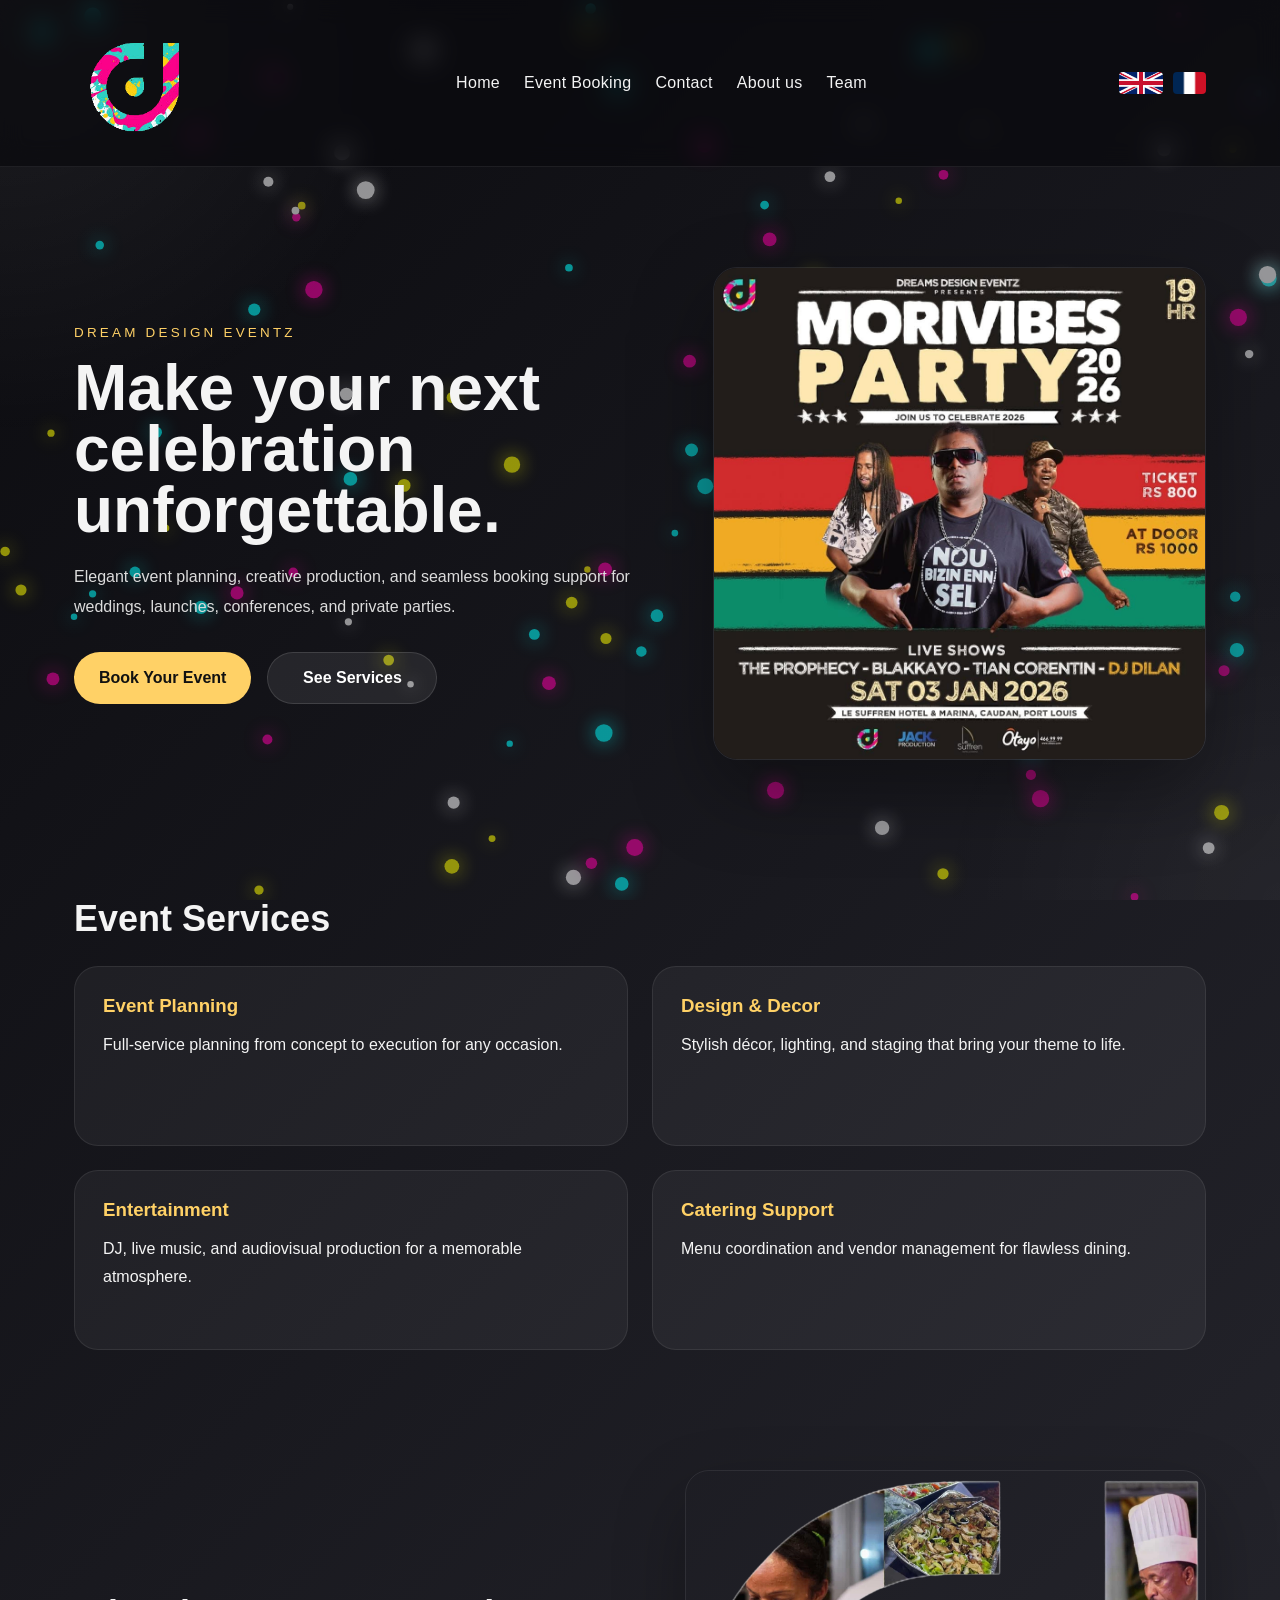
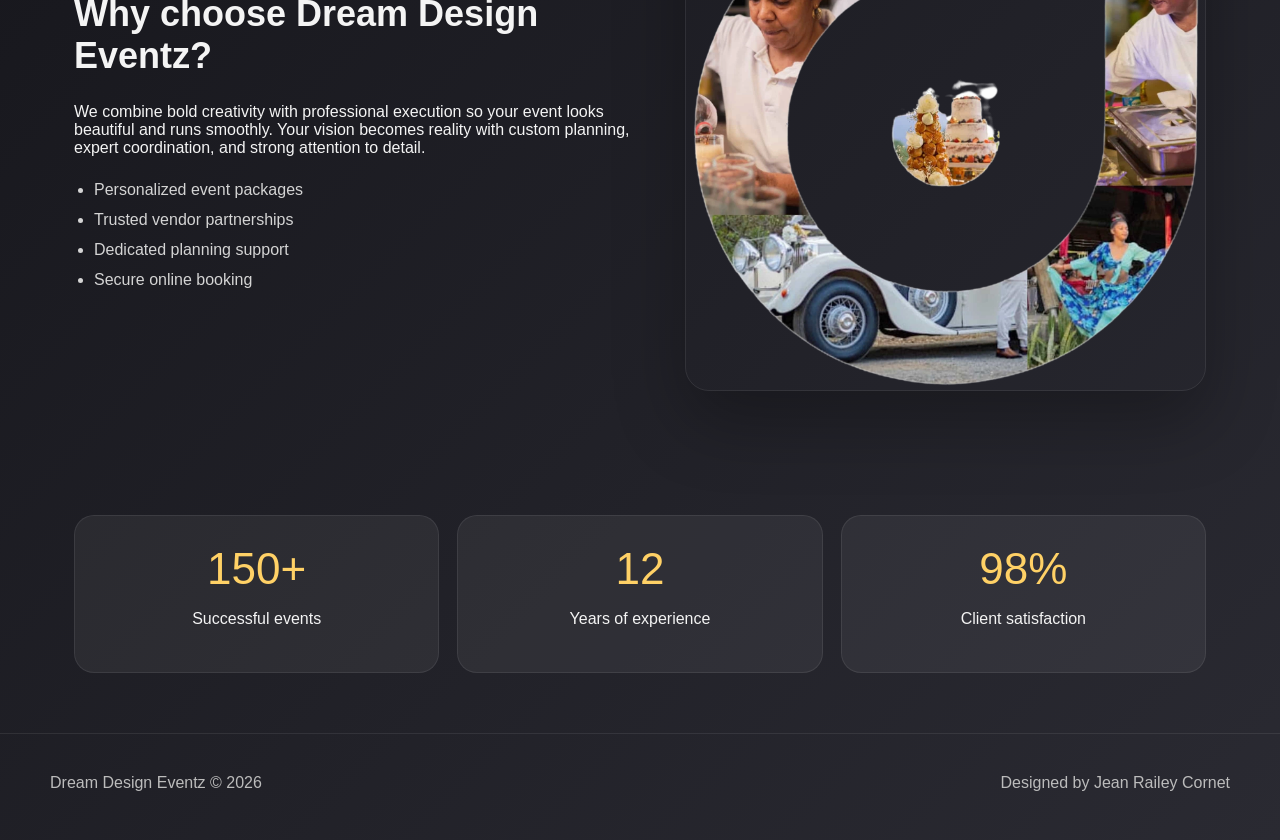
<file: index.html>
﻿<!DOCTYPE html>
<html lang="en">
  <head>
    <meta charset="UTF-8" />
    <meta name="viewport" content="width=device-width, initial-scale=1.0" />
    <title>Dream Design Eventz</title>
    <link rel="stylesheet" href="style.css" />
  </head>
  <body>
    <div class="page-overlay"></div>
    <canvas id="atomCanvas"></canvas>

    <header>
      <nav class="navbar">
        <a href="index.html" class="logo">
          <img src="logo masking.png" alt="Dreams Design Eventz Logo" />
        </a>
        <ul class="nav-links">
          <li><a href="index.html">Home</a></li>
          <li><a href="Eventbooking.html">Event Booking</a></li>
          <li><a href="Contact.html">Contact</a></li>
          <li><a href="Aboutus.html">About us</a></li>
          <li><a href="Team.html">Team</a></li>
        </ul>
        <div class="lang-switch">
          <a href="index.html" title="English"><img src="uk.png" alt="English" /></a>
          <a href="index_fr.html" title="Français"><img src="france.png" alt="Français" /></a>
        </div>
      </nav>
    </header>

    <main>
      <section class="hero">
        <div class="hero-copy">
          <span class="eyebrow">Dream Design Eventz</span>
          <h1>Make your next celebration unforgettable.</h1>
          <p>
            Elegant event planning, creative production, and seamless booking
            support for weddings, launches, conferences, and private parties.
          </p>
          <div class="hero-actions">
            <a href="Eventbooking.html" class="button primary">Book Your Event</a>
            <a href="#services" class="button secondary">See Services</a>
          </div>
        </div>
        <div class="hero-image">
          <img src="577882463_122149986116904714_4922342595554190951_n.jpg" alt="Event scene" />
        </div>
      </section>

      <section class="services" id="services">
        <h2>Event Services</h2>
        <div class="service-grid">
          <article class="service-card">
            <h3>Event Planning</h3>
            <p>Full-service planning from concept to execution for any occasion.</p>
          </article>
          <article class="service-card">
            <h3>Design & Decor</h3>
            <p>Stylish décor, lighting, and staging that bring your theme to life.</p>
          </article>
          <article class="service-card">
            <h3>Entertainment</h3>
            <p>DJ, live music, and audiovisual production for a memorable atmosphere.</p>
          </article>
          <article class="service-card">
            <h3>Catering Support</h3>
            <p>Menu coordination and vendor management for flawless dining.</p>
          </article>
        </div>
      </section>

      <section class="about">
        <div class="about-text">
          <h2>Why choose Dream Design Eventz?</h2>
          <p>
            We combine bold creativity with professional execution so your event
            looks beautiful and runs smoothly. Your vision becomes reality with
            custom planning, expert coordination, and strong attention to detail.
          </p>
          <ul>
            <li>Personalized event packages</li>
            <li>Trusted vendor partnerships</li>
            <li>Dedicated planning support</li>
            <li>Secure online booking</li>
          </ul>
        </div>
        <div class="about-visual">
          <img src="events-planner-mauritius.webp" alt="Celebration visuals" />
        </div>
      </section>

      <section class="stats">
        <div class="stat-item">
          <span>150+</span>
          <p>Successful events</p>
        </div>
        <div class="stat-item">
          <span>12</span>
          <p>Years of experience</p>
        </div>
        <div class="stat-item">
          <span>98%</span>
          <p>Client satisfaction</p>
        </div>
      </section>
    </main>

    <footer>
      <div class="footer-content">
        <p>Dream Design Eventz © 2026</p>
        <p>Designed by Jean Railey Cornet</p>
      </div>
    </footer>

    <script src="index.js"></script>
  </body>
</html>
</file>
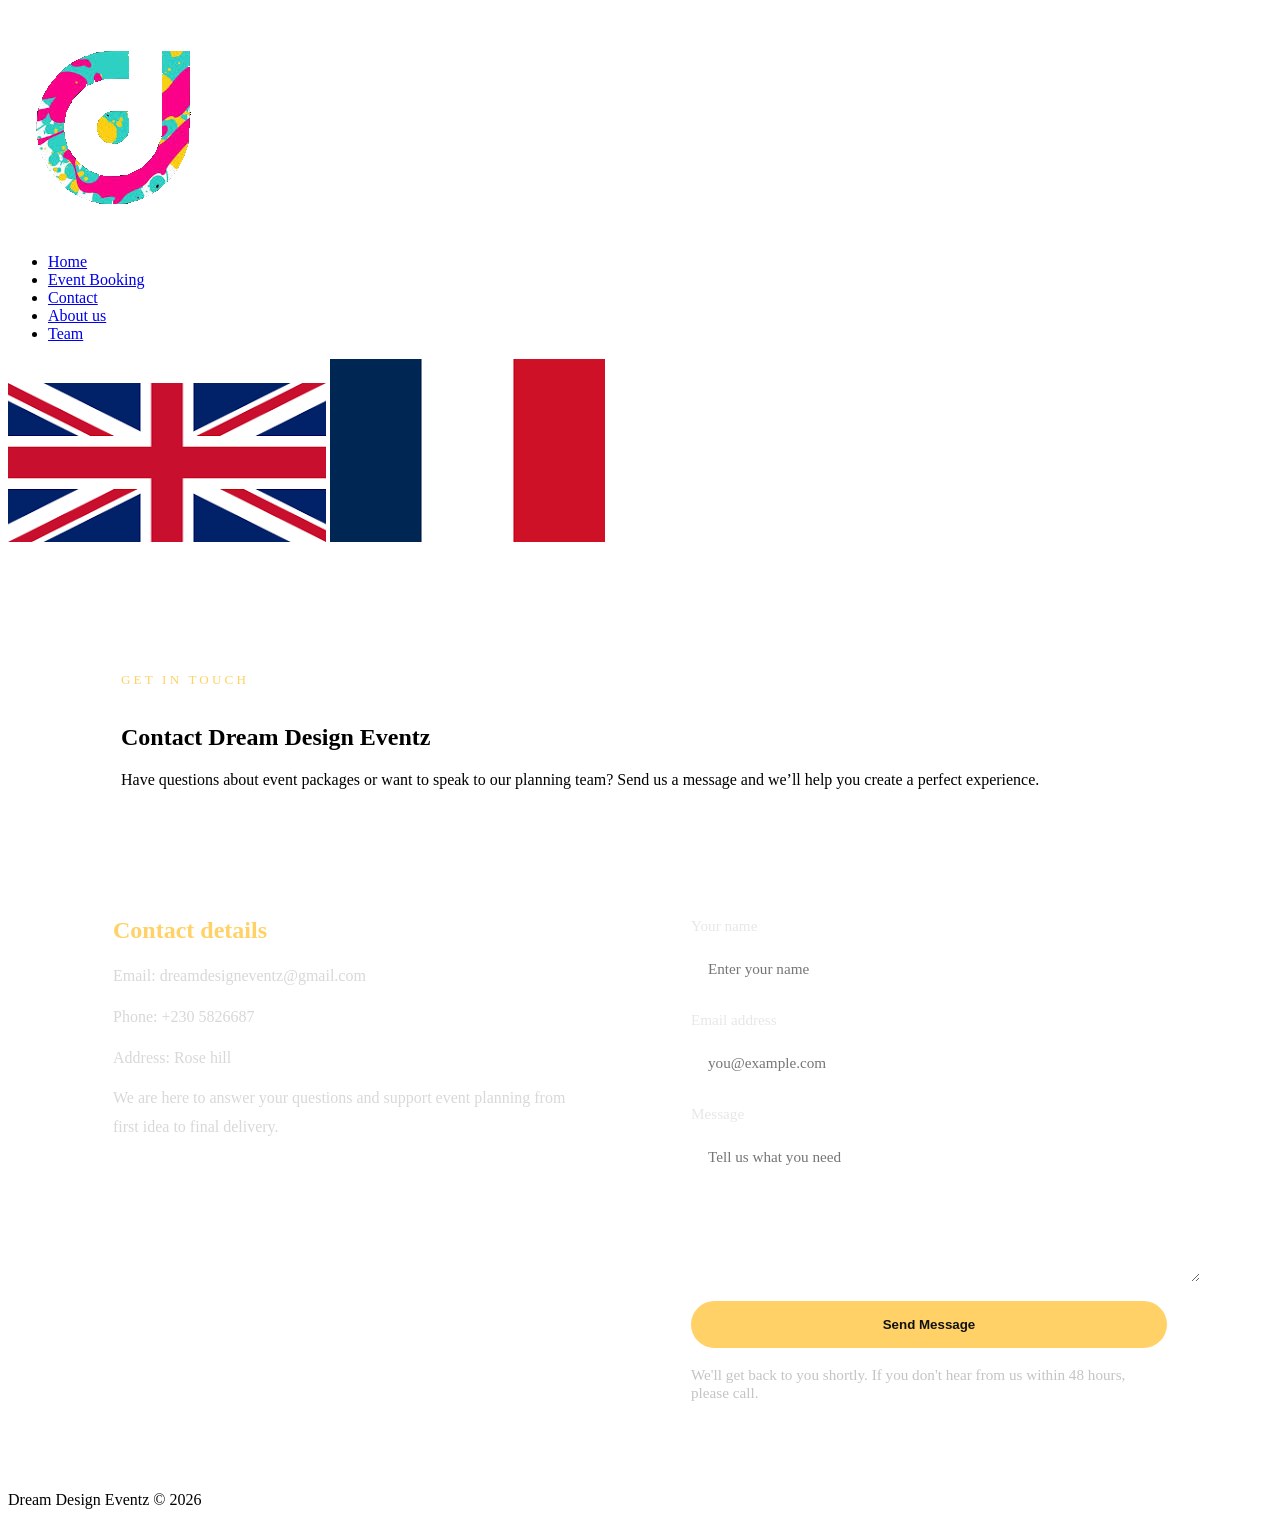
<file: Contact.html>
<!DOCTYPE html>
<html lang="en">
  <head>
    <meta charset="UTF-8" />
    <meta name="viewport" content="width=device-width, initial-scale=1.0" />
    <title>Contact | Dream Design Eventz</title>
    <link rel="stylesheet" href="Contact.css" />
  </head>
  <body>
    <header>
      <nav class="navbar">
        <a href="index.html" class="logo">
          <img src="logo masking.png" alt="Dreams Design Eventz Logo" />
        </a>
        <ul class="nav-links">
          <li><a href="index.html">Home</a></li>
          <li><a href="Eventbooking.html">Event Booking</a></li>
          <li><a href="Contact.html" class="active">Contact</a></li>
          <li><a href="Aboutus.html">About us</a></li>
          <li><a href="Team.html">Team</a></li>
        </ul>
        <div class="lang-switch">
          <a href="Contact.html" title="English"><img src="uk.png" alt="English" /></a>
          <a href="Contact_fr.html" title="Français"><img src="france.png" alt="Français" /></a>
        </div>
      </nav>
    </header>

    <main class="booking-page">
      <section class="booking-hero">
        <p class="eyebrow">Get in touch</p>
        <h1>Contact Dream Design Eventz</h1>
        <p>
          Have questions about event packages or want to speak to our planning
          team? Send us a message and we’ll help you create a perfect experience.
        </p>
      </section>

      <section class="booking-content">
        <div class="booking-details">
          <h2>Contact details</h2>
          <p>Email: dreamdesigneventz@gmail.com</p>
          <p>Phone: +230 5826687</p>
          <p>Address: Rose hill</p>
          <p>
            We are here to answer your questions and support event planning from
            first idea to final delivery.
          </p>
        </div>
 
          <form class="booking-form" action="contact_handler.php" method="post">
            <label>
              Your name
              <input type="text" name="name" placeholder="Enter your name" required />
            </label>
            <label>
              Email address
              <input type="email" name="email" placeholder="you@example.com" required />
            </label>
            <label>
              Message
              <textarea name="message" rows="6" placeholder="Tell us what you need"></textarea>
            </label>
            <button class="button" type="submit">Send Message</button>
            <p class="form-note">
              We'll get back to you shortly. If you don't hear from us within 48 hours, please call.
            </p>
          </form>

          <div id="contact-status" class="contact-status" aria-live="polite"></div>

          <script>
            (function(){
              const params = new URLSearchParams(window.location.search);
              const status = params.get('status');
              const el = document.getElementById('contact-status');
              if (!el) return;
              if (status === 'success') {
                el.textContent = 'We received your message — we will send you an email soon.';
                el.classList.add('success');
              } else if (status === 'error') {
                el.textContent = 'There was a problem sending your message. Please try again.';
                el.classList.add('error');
              }
            })();
          </script>
      </section>
    </main>

    <footer>
      <p>Dream Design Eventz © 2026</p>
    </footer>
  </body>
</html>
</file>
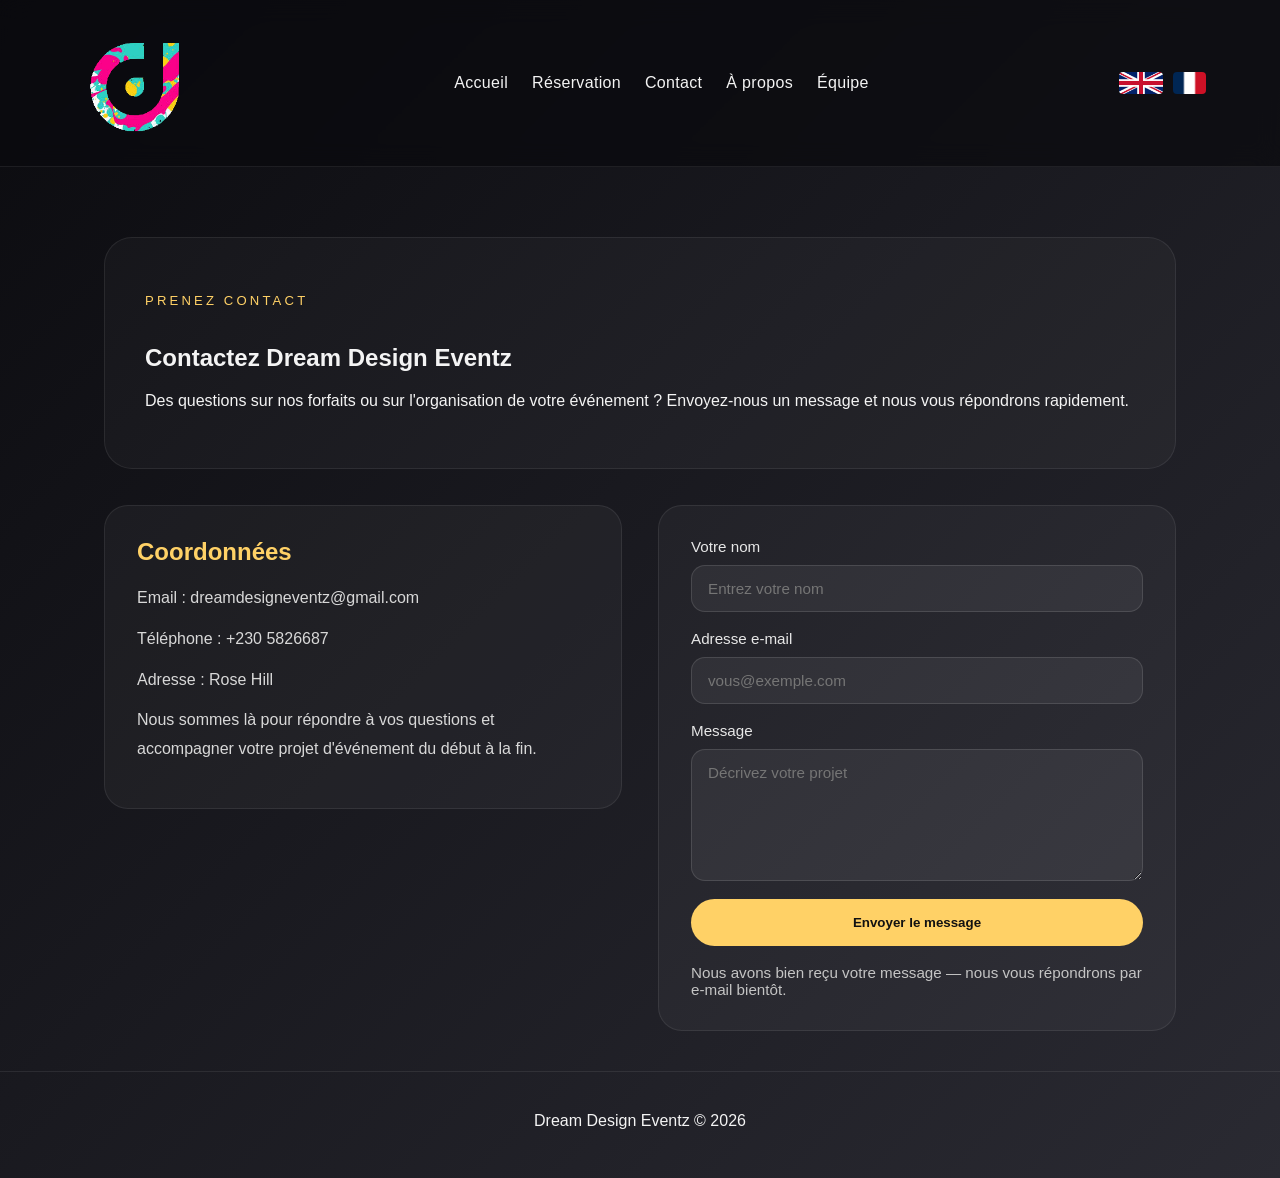
<file: Contact_fr.html>
<!DOCTYPE html>
<html lang="fr">
  <head>
    <meta charset="UTF-8" />
    <meta name="viewport" content="width=device-width, initial-scale=1.0" />
    <title>Contact | Dream Design Eventz</title>
    <link rel="stylesheet" href="style.css" />
    <link rel="stylesheet" href="Contact.css" />
  </head>
  <body>
    <header>
      <nav class="navbar">
        <a href="index_fr.html" class="logo">
          <img src="logo masking.png" alt="Dreams Design Eventz Logo" />
        </a>
        <ul class="nav-links">
          <li><a href="index_fr.html">Accueil</a></li>
          <li><a href="Eventbooking_fr.html">Réservation</a></li>
          <li><a href="Contact_fr.html" class="active">Contact</a></li>
          <li><a href="Aboutus_fr.html">À propos</a></li>
          <li><a href="Team_fr.html">Équipe</a></li>
        </ul>
        <div class="lang-switch">
          <a href="Contact.html" title="English"><img src="uk.png" alt="English" /></a>
          <a href="Contact_fr.html" title="Français"><img src="france.png" alt="Français" /></a>
        </div>
      </nav>
    </header>

    <main class="booking-page">
      <section class="booking-hero">
        <p class="eyebrow">Prenez contact</p>
        <h1>Contactez Dream Design Eventz</h1>
        <p>
          Des questions sur nos forfaits ou sur l'organisation de votre événement ?
          Envoyez-nous un message et nous vous répondrons rapidement.
        </p>
      </section>

      <section class="booking-content">
        <div class="booking-details">
          <h2>Coordonnées</h2>
          <p>Email : dreamdesigneventz@gmail.com</p>
          <p>Téléphone : +230 5826687</p>
          <p>Adresse : Rose Hill</p>
          <p>
            Nous sommes là pour répondre à vos questions et accompagner votre
            projet d'événement du début à la fin.
          </p>
        </div>

        <form class="booking-form" action="contact_handler.php" method="post">
          <label>
            Votre nom
            <input type="text" name="name" placeholder="Entrez votre nom" required />
          </label>
          <label>
            Adresse e-mail
            <input type="email" name="email" placeholder="vous@exemple.com" required />
          </label>
          <label>
            Message
            <textarea name="message" rows="6" placeholder="Décrivez votre projet"></textarea>
          </label>
          <button class="button" type="submit">Envoyer le message</button>
          <p class="form-note">
            Nous avons bien reçu votre message — nous vous répondrons par e-mail bientôt.
          </p>
        </form>

        <div id="contact-status" class="contact-status" aria-live="polite"></div>

        <script>
          (function(){
            const params = new URLSearchParams(window.location.search);
            const status = params.get('status');
            const el = document.getElementById('contact-status');
            if (!el) return;
            if (status === 'success') {
              el.textContent = 'Nous avons bien reçu votre message — nous vous enverrons un e-mail bientôt.';
              el.classList.add('success');
            } else if (status === 'error') {
              el.textContent = 'Une erreur s’est produite. Veuillez réessayer.';
              el.classList.add('error');
            }
          })();
        </script>
      </section>
    </main>

    <footer>
      <p>Dream Design Eventz © 2026</p>
    </footer>
  </body>
</html>
</file>
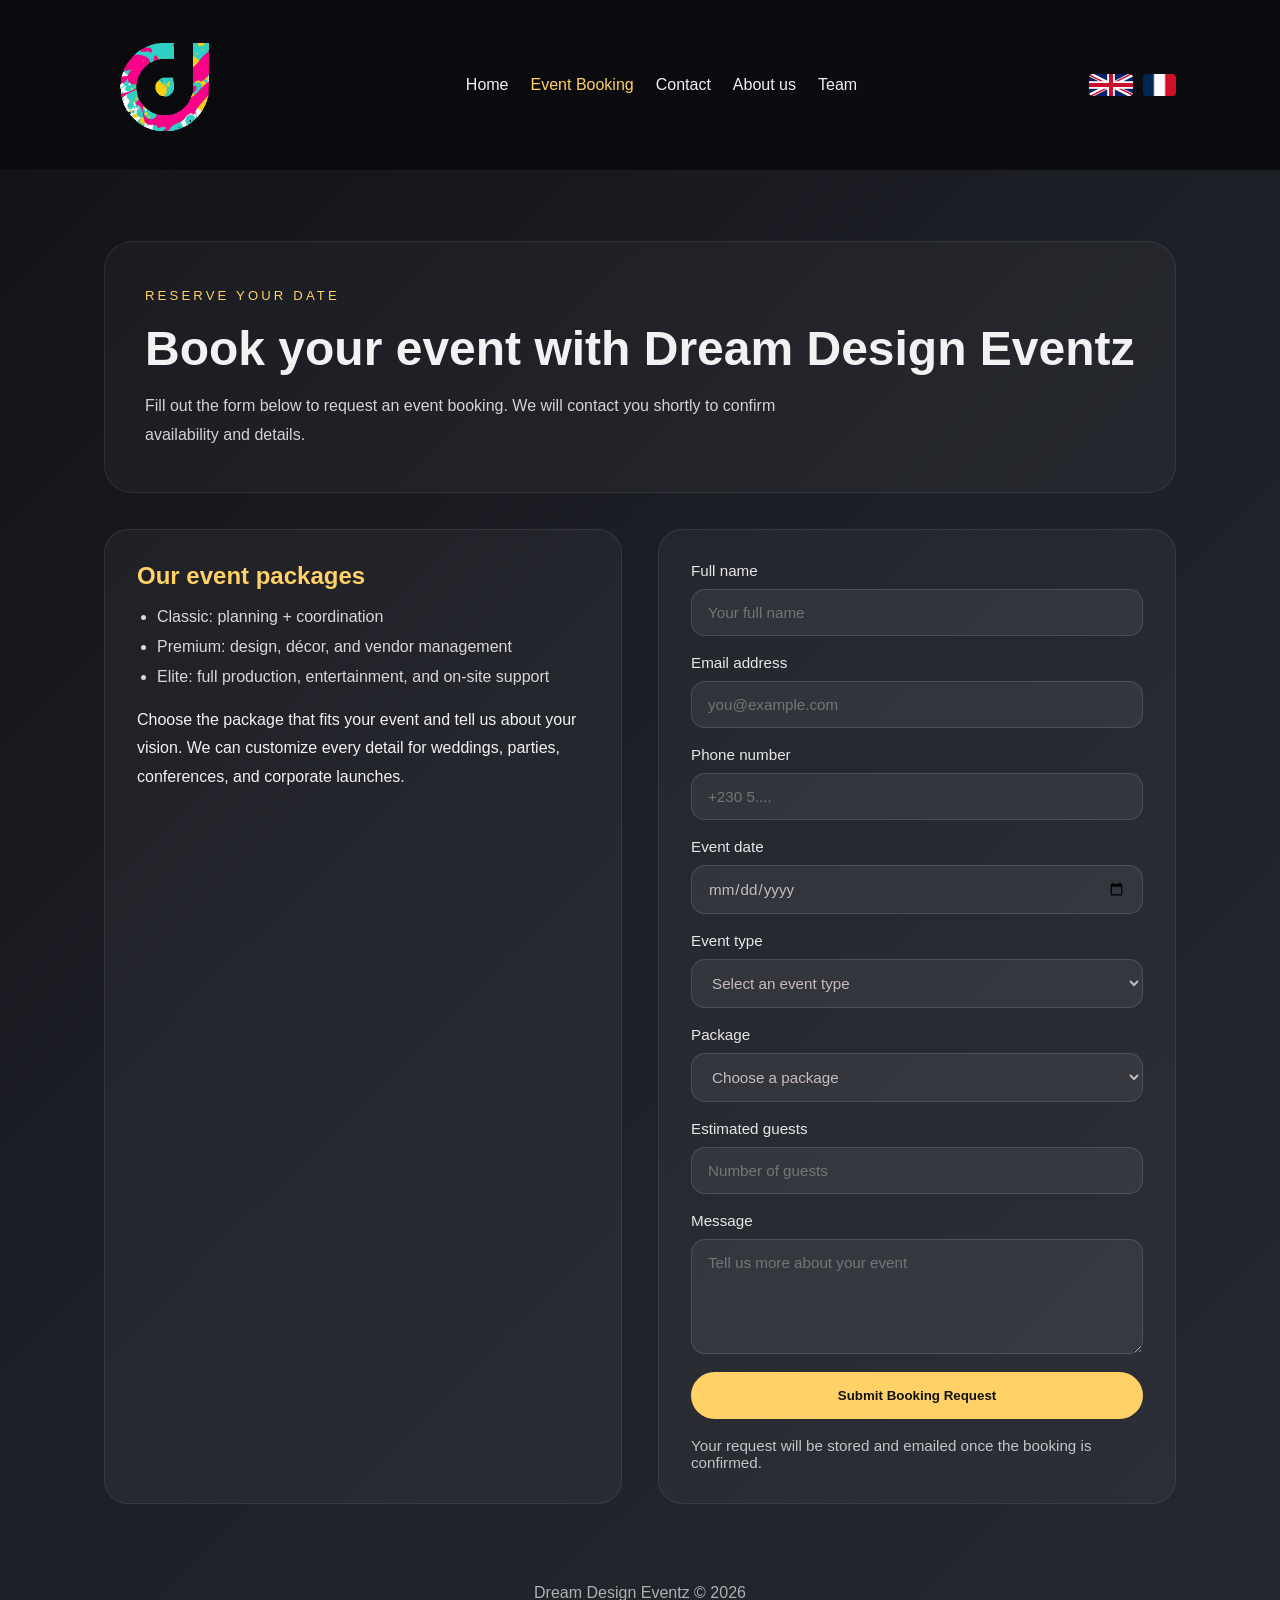
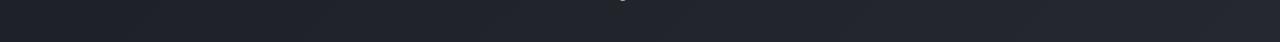
<file: Eventbooking.html>
<!DOCTYPE html>
<html lang="en">
  <head>
    <meta charset="UTF-8" />
    <meta name="viewport" content="width=device-width, initial-scale=1.0" />
    <title>Event Booking | Dream Design Eventz</title>
    <link rel="stylesheet" href="Eventbooking.css" />
  </head>
  <body>
    <header>
      <nav class="navbar">
        <a href="index.html" class="logo">
          <img src="logo masking.png" alt="Dreams Design Eventz Logo" />
        </a>
        <ul class="nav-links">
          <li><a href="index.html">Home</a></li>
          <li><a href="Eventbooking.html" class="active">Event Booking</a></li>
          <li><a href="Contact.html">Contact</a></li>
          <li><a href="Aboutus.html">About us</a></li>
          <li><a href="Team.html">Team</a></li>
        </ul>
        <div class="lang-switch">
          <a href="Eventbooking.html" title="English"><img src="uk.png" alt="English" /></a>
          <a href="Eventbooking_fr.html" title="Français"><img src="france.png" alt="Français" /></a>
        </div>
      </nav>
    </header>

    <main class="booking-page">
      <section class="booking-hero">
        <div>
          <p class="eyebrow">Reserve your date</p>
          <h1>Book your event with Dream Design Eventz</h1>
          <p>
            Fill out the form below to request an event booking. We will contact
            you shortly to confirm availability and details.
          </p>
        </div>
      </section>

      <section class="booking-content">
        <div class="booking-details">
          <h2>Our event packages</h2>
          <ul>
            <li>Classic: planning + coordination</li>
            <li>Premium: design, décor, and vendor management</li>
            <li>Elite: full production, entertainment, and on-site support</li>
          </ul>
          <p>
            Choose the package that fits your event and tell us about your
            vision. We can customize every detail for weddings, parties,
            conferences, and corporate launches.
          </p>
        </div>

        <form class="booking-form" action="booking_event.php" method="post">
          <label>
            Full name
            <input type="text" name="name" placeholder="Your full name" required />
          </label>

          <label>
            Email address
            <input type="email" name="email" placeholder="you@example.com" required />
          </label>

          <label>
            Phone number
            <input type="tel" name="phone" placeholder="+230 5...." required />
          </label>

          <label>
            Event date
            <input type="date" name="event_date" required />
          </label>

          <label>
            Event type
            <select name="event_type" required>
              <option value="">Select an event type</option>
              <option value="Wedding">Wedding</option>
              <option value="Birthday">Birthday</option>
              <option value="Corporate">Corporate</option>
              <option value="Launch">Launch</option>
              <option value="Other">Other</option>
            </select>
          </label>

          <label>
            Package
            <select name="package" required>
              <option value="">Choose a package</option>
              <option value="Classic">Classic</option>
              <option value="Premium">Premium</option>
              <option value="Elite">Elite</option>
            </select>
          </label>

          <label>
            Estimated guests
            <input type="number" name="guests" min="1" placeholder="Number of guests" required />
          </label>

          <label>
            Message
            <textarea name="message" rows="5" placeholder="Tell us more about your event"></textarea>
          </label>

          <div id="confirmationMessage" class="confirmation-message" aria-live="polite"></div>

          <button type="submit" class="button">Submit Booking Request</button>
          <p class="form-note">Your request will be stored and emailed once the booking is confirmed.</p>
        </form>
      </section>
    </main>

    <footer>
      <p>Dream Design Eventz © 2026</p>
    </footer>

    <script>
      (function () {
        const params = new URLSearchParams(window.location.search);
        const status = params.get('status');
        const el = document.getElementById('confirmationMessage');

        if (!el) return;

        if (status === 'success') {
          el.textContent = 'We received your booking request — we will contact you soon.';
          el.classList.add('show');
        } else if (status === 'error') {
          el.textContent = 'There was a problem saving your booking. Please try again.';
          el.classList.add('show');
        }
      })();
    </script>
  </body>
</html>
</file>
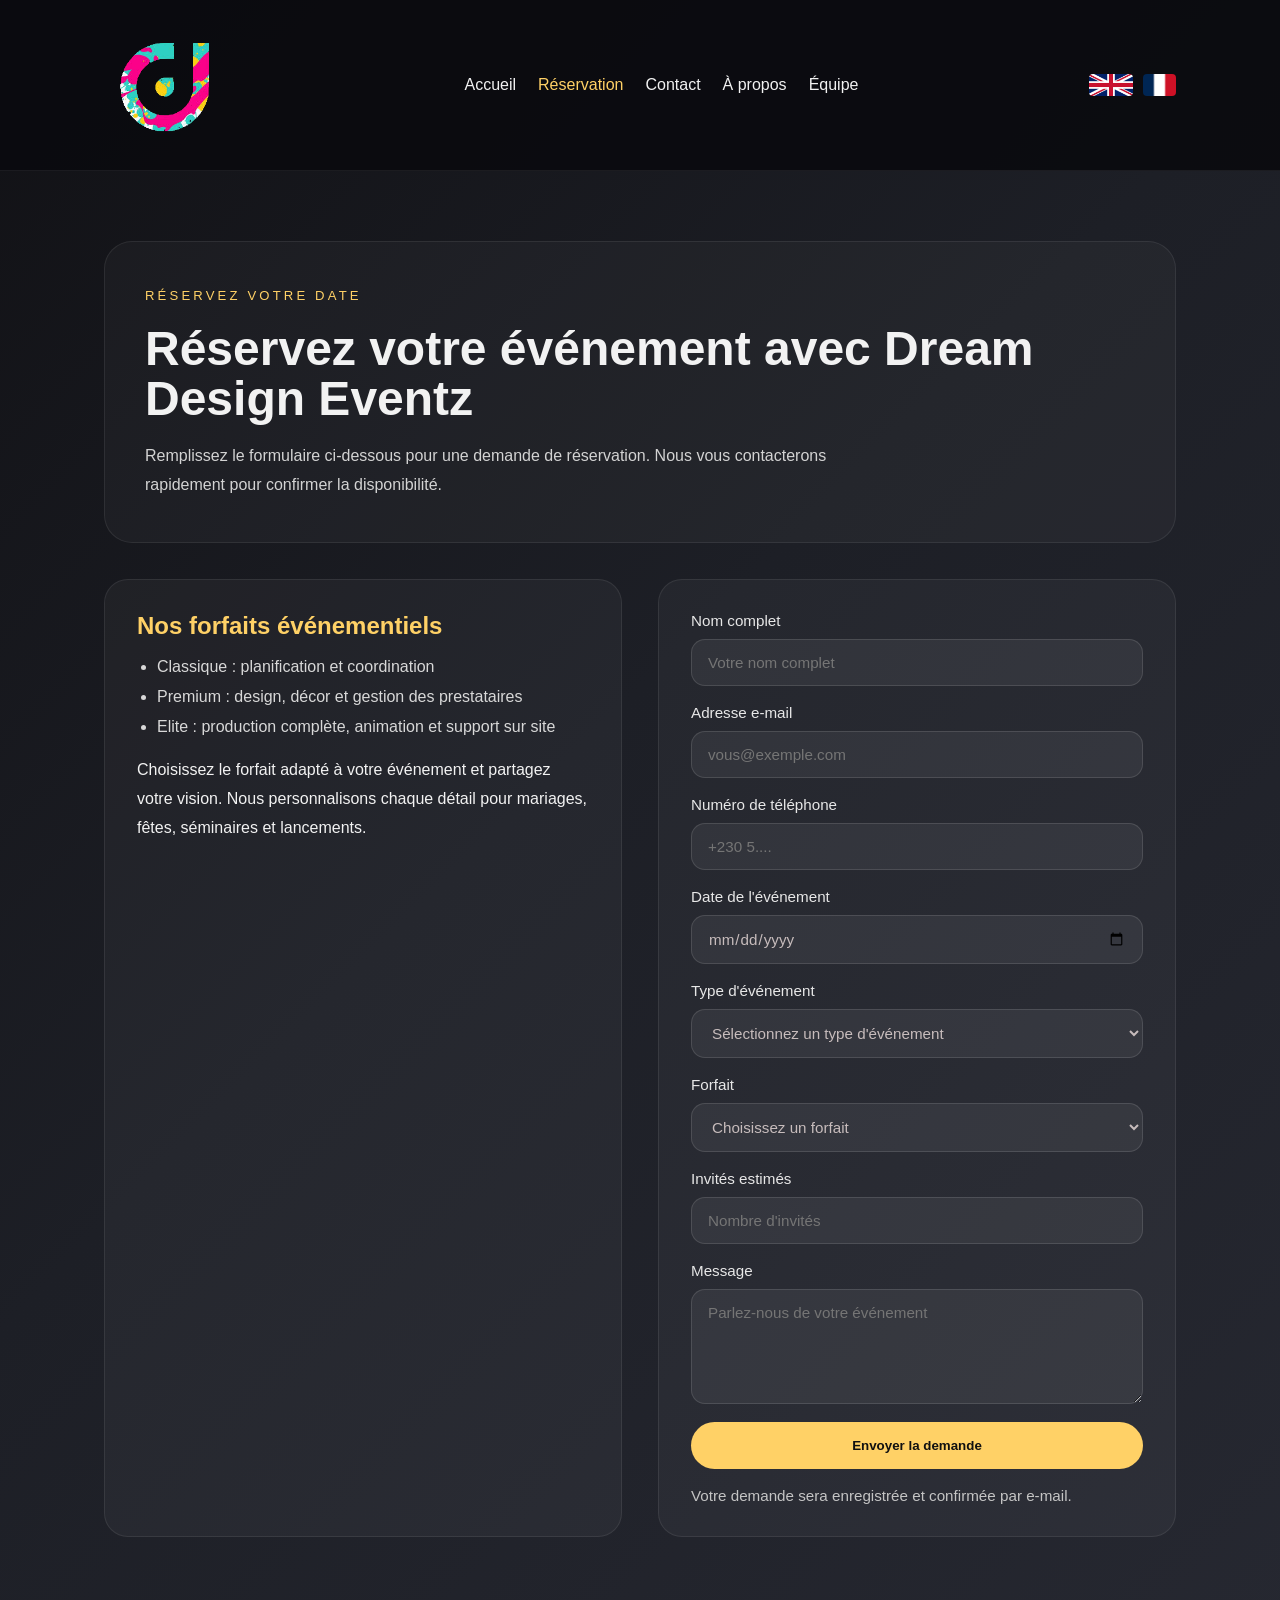
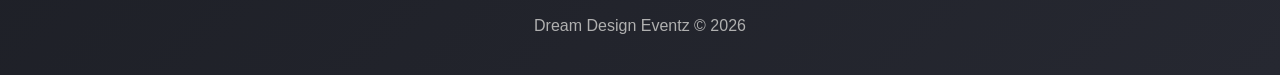
<file: Eventbooking_fr.html>
<!DOCTYPE html>
<html lang="fr">
  <head>
    <meta charset="UTF-8" />
    <meta name="viewport" content="width=device-width, initial-scale=1.0" />
    <title>Réservation | Dream Design Eventz</title>
    <link rel="stylesheet" href="Eventbooking_fr.css" />
  </head>
  <body>
    <header>
      <nav class="navbar">
        <a href="index_fr.html" class="logo">
          <img src="logo masking.png" alt="Dreams Design Eventz Logo" />
        </a>
        <ul class="nav-links">
          <li><a href="index_fr.html">Accueil</a></li>
          <li><a href="Eventbooking_fr.html" class="active">Réservation</a></li>
          <li><a href="Contact_fr.html">Contact</a></li>
          <li><a href="Aboutus_fr.html">À propos</a></li>
          <li><a href="Team_fr.html">Équipe</a></li>
        </ul>
        <div class="lang-switch">
          <a href="Eventbooking.html" title="English"><img src="uk.png" alt="English" /></a>
          <a href="Eventbooking_fr.html" title="Français"><img src="france.png" alt="Français" /></a>
        </div>
      </nav>
    </header>

    <main class="booking-page">
      <section class="booking-hero">
        <div>
          <p class="eyebrow">Réservez votre date</p>
          <h1>Réservez votre événement avec Dream Design Eventz</h1>
          <p>
            Remplissez le formulaire ci-dessous pour une demande de réservation.
            Nous vous contacterons rapidement pour confirmer la disponibilité.
          </p>
        </div>
      </section>

      <section class="booking-content">
        <div class="booking-details">
          <h2>Nos forfaits événementiels</h2>
          <ul>
            <li>Classique : planification et coordination</li>
            <li>Premium : design, décor et gestion des prestataires</li>
            <li>Elite : production complète, animation et support sur site</li>
          </ul>
          <p>
            Choisissez le forfait adapté à votre événement et partagez votre vision.
            Nous personnalisons chaque détail pour mariages, fêtes, séminaires et lancements.
          </p>
        </div>

        <form class="booking-form" action="booking_event.php" method="post">
          <label>
            Nom complet
            <input type="text" name="name" placeholder="Votre nom complet" required />
          </label>

          <label>
            Adresse e-mail
            <input type="email" name="email" placeholder="vous@exemple.com" required />
          </label>

          <label>
            Numéro de téléphone
            <input type="tel" name="phone" placeholder="+230 5...." required />
          </label>

          <label>
            Date de l'événement
            <input type="date" name="event_date" required />
          </label>

          <label>
            Type d'événement
            <select name="event_type" required>
              <option value="">Sélectionnez un type d'événement</option>
              <option value="Wedding">Mariage</option>
              <option value="Birthday">Anniversaire</option>
              <option value="Corporate">Corporate</option>
              <option value="Launch">Lancement</option>
              <option value="Other">Autre</option>
            </select>
          </label>

          <label>
            Forfait
            <select name="package" required>
              <option value="">Choisissez un forfait</option>
              <option value="Classic">Classique</option>
              <option value="Premium">Premium</option>
              <option value="Elite">Elite</option>
            </select>
          </label>

          <label>
            Invités estimés
            <input type="number" name="guests" min="1" placeholder="Nombre d'invités" required />
          </label>

          <label>
            Message
            <textarea name="message" rows="5" placeholder="Parlez-nous de votre événement"></textarea>
          </label>

          <div id="confirmationMessage" class="confirmation-message" aria-live="polite"></div>

          <button type="submit" class="button">Envoyer la demande</button>
          <p class="form-note">Votre demande sera enregistrée et confirmée par e-mail.</p>
        </form>
      </section>
    </main>

    <footer>
      <p>Dream Design Eventz © 2026</p>
    </footer>

    <script>
      (function () {
        const params = new URLSearchParams(window.location.search);
        const status = params.get('status');
        const el = document.getElementById('confirmationMessage');

        if (!el) return;

        if (status === 'success') {
          el.textContent = 'Nous avons bien reçu votre demande de réservation — nous vous contacterons bientôt.';
          el.classList.add('show');
        } else if (status === 'error') {
          el.textContent = 'Une erreur est survenue lors de l’enregistrement de votre réservation. Veuillez réessayer.';
          el.classList.add('show');
        }
      })();
    </script>
  </body>
</html>
</file>
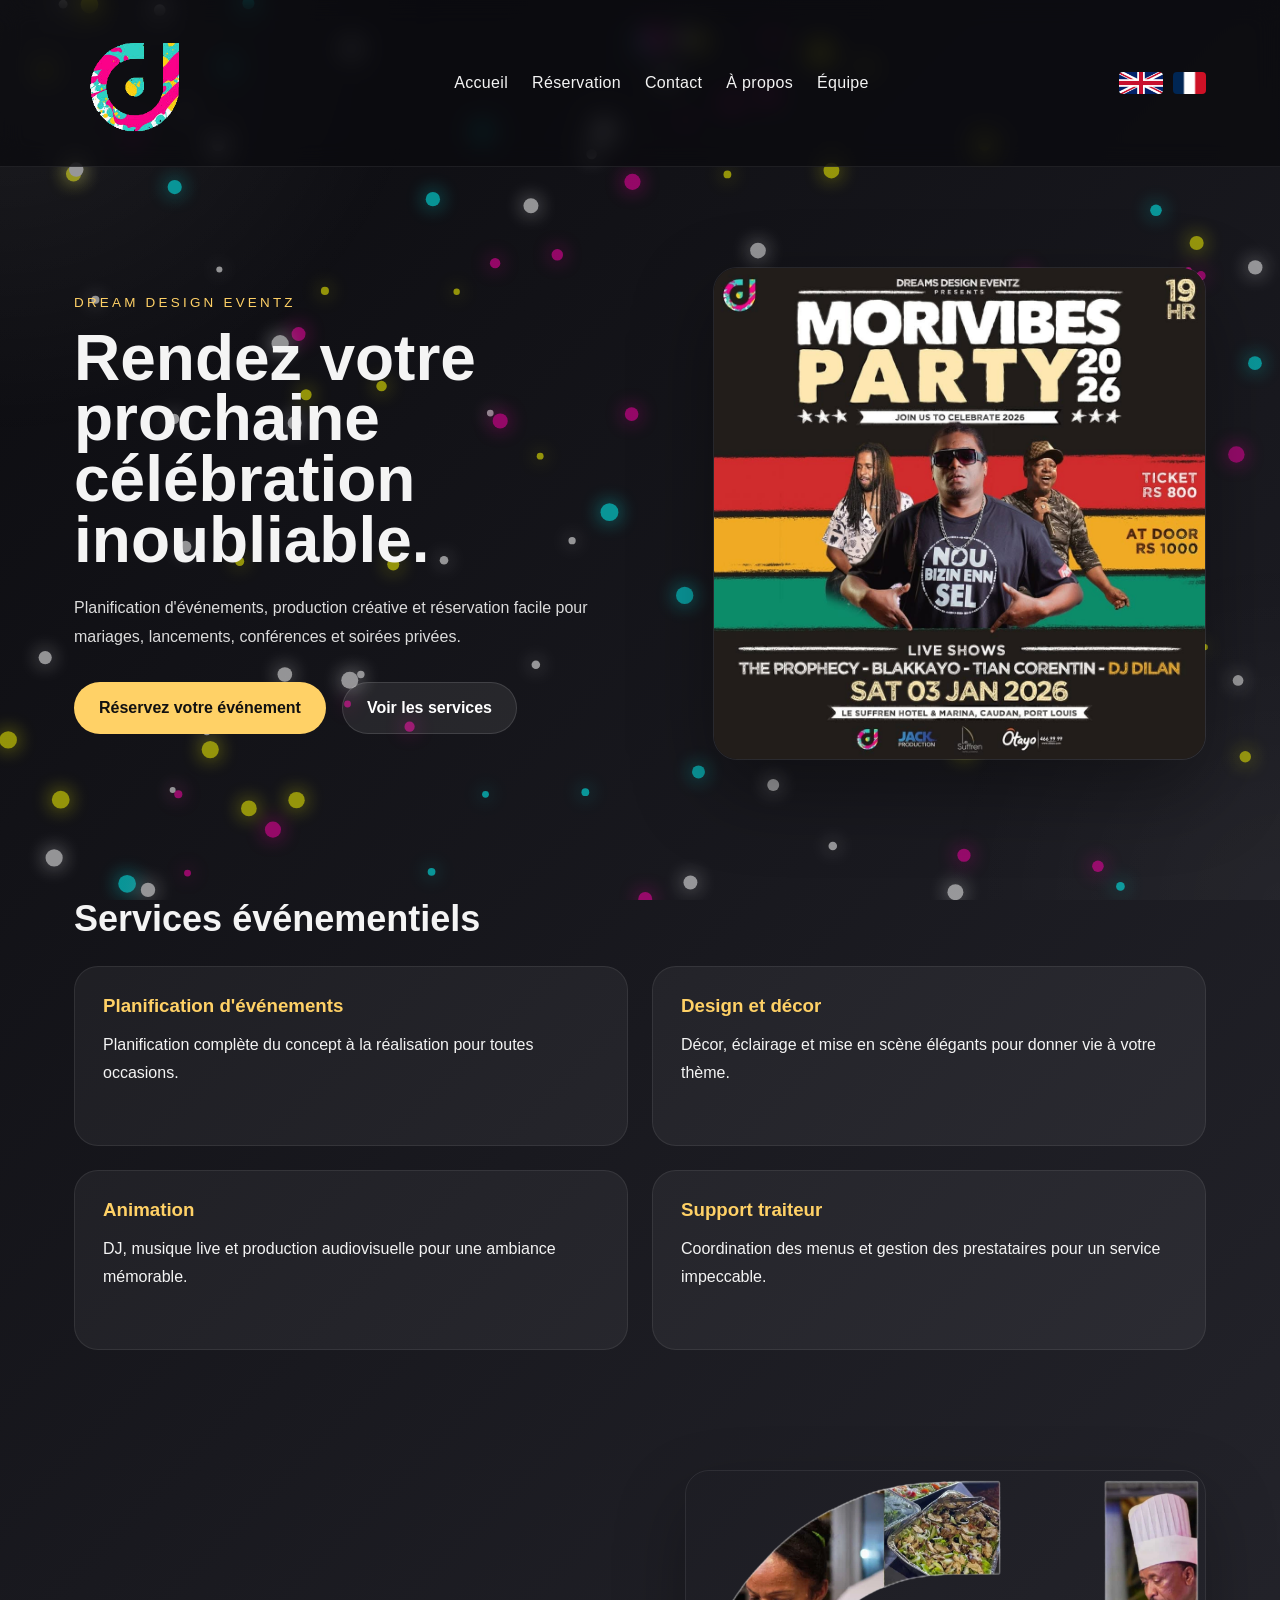
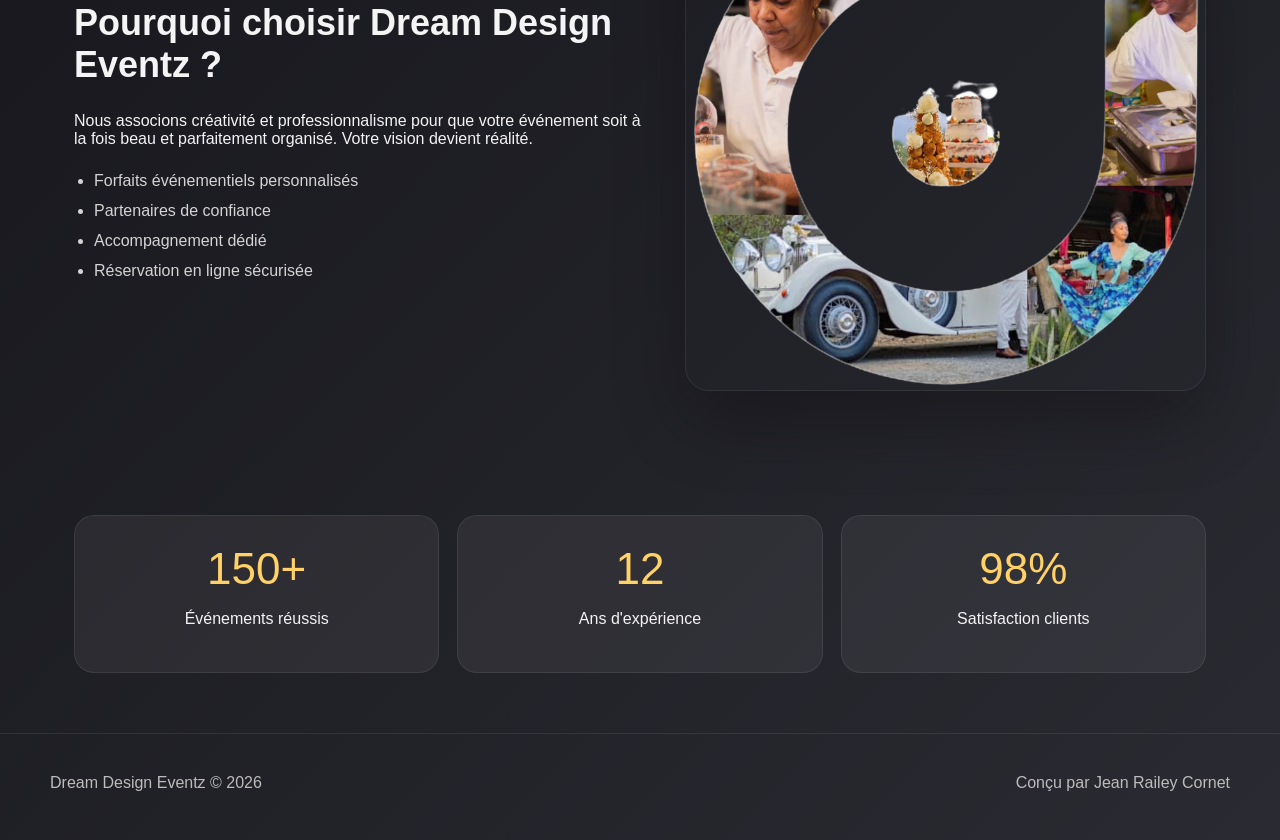
<file: index_fr.html>
<!DOCTYPE html>
<html lang="fr">
  <head>
    <meta charset="UTF-8" />
    <meta name="viewport" content="width=device-width, initial-scale=1.0" />
    <title>Dream Design Eventz</title>
    <link rel="stylesheet" href="style.css" />
  </head>
  <body>
    <div class="page-overlay"></div>
    <canvas id="atomCanvas"></canvas>

    <header>
      <nav class="navbar">
        <a href="index_fr.html" class="logo">
          <img src="logo masking.png" alt="Dreams Design Eventz Logo" />
        </a>
        <ul class="nav-links">
          <li><a href="index_fr.html">Accueil</a></li>
          <li><a href="Eventbooking_fr.html">Réservation</a></li>
          <li><a href="Contact_fr.html">Contact</a></li>
          <li><a href="Aboutus_fr.html">À propos</a></li>
          <li><a href="Team_fr.html">Équipe</a></li>
        </ul>
        <div class="lang-switch">
          <a href="index.html" title="English"><img src="uk.png" alt="English" /></a>
          <a href="index_fr.html" title="Français"><img src="france.png" alt="Français" /></a>
        </div>
      </nav>
    </header>

    <main>
      <section class="hero">
        <div class="hero-copy">
          <span class="eyebrow">Dream Design Eventz</span>
          <h1>Rendez votre prochaine célébration inoubliable.</h1>
          <p>
            Planification d'événements, production créative et réservation facile
            pour mariages, lancements, conférences et soirées privées.
          </p>
          <div class="hero-actions">
            <a href="Eventbooking_fr.html" class="button primary">Réservez votre événement</a>
            <a href="#services" class="button secondary">Voir les services</a>
          </div>
        </div>
        <div class="hero-image">
          <img src="577882463_122149986116904714_4922342595554190951_n.jpg" alt="Scène d'événement" />
        </div>
      </section>

      <section class="services" id="services">
        <h2>Services événementiels</h2>
        <div class="service-grid">
          <article class="service-card">
            <h3>Planification d'événements</h3>
            <p>Planification complète du concept à la réalisation pour toutes occasions.</p>
          </article>
          <article class="service-card">
            <h3>Design et décor</h3>
            <p>Décor, éclairage et mise en scène élégants pour donner vie à votre thème.</p>
          </article>
          <article class="service-card">
            <h3>Animation</h3>
            <p>DJ, musique live et production audiovisuelle pour une ambiance mémorable.</p>
          </article>
          <article class="service-card">
            <h3>Support traiteur</h3>
            <p>Coordination des menus et gestion des prestataires pour un service impeccable.</p>
          </article>
        </div>
      </section>

      <section class="about">
        <div class="about-text">
          <h2>Pourquoi choisir Dream Design Eventz ?</h2>
          <p>
            Nous associons créativité et professionnalisme pour que votre événement
            soit à la fois beau et parfaitement organisé. Votre vision devient réalité.
          </p>
          <ul>
            <li>Forfaits événementiels personnalisés</li>
            <li>Partenaires de confiance</li>
            <li>Accompagnement dédié</li>
            <li>Réservation en ligne sécurisée</li>
          </ul>
        </div>
        <div class="about-visual">
          <img src="events-planner-mauritius.webp" alt="Visuels de célébration" />
        </div>
      </section>

      <section class="stats">
        <div class="stat-item">
          <span>150+</span>
          <p>Événements réussis</p>
        </div>
        <div class="stat-item">
          <span>12</span>
          <p>Ans d'expérience</p>
        </div>
        <div class="stat-item">
          <span>98%</span>
          <p>Satisfaction clients</p>
        </div>
      </section>
    </main>

    <footer>
      <div class="footer-content">
        <p>Dream Design Eventz © 2026</p>
        <p>Conçu par Jean Railey Cornet</p>
      </div>
    </footer>

    <script src="index.js"></script>
  </body>
</html>
</file>
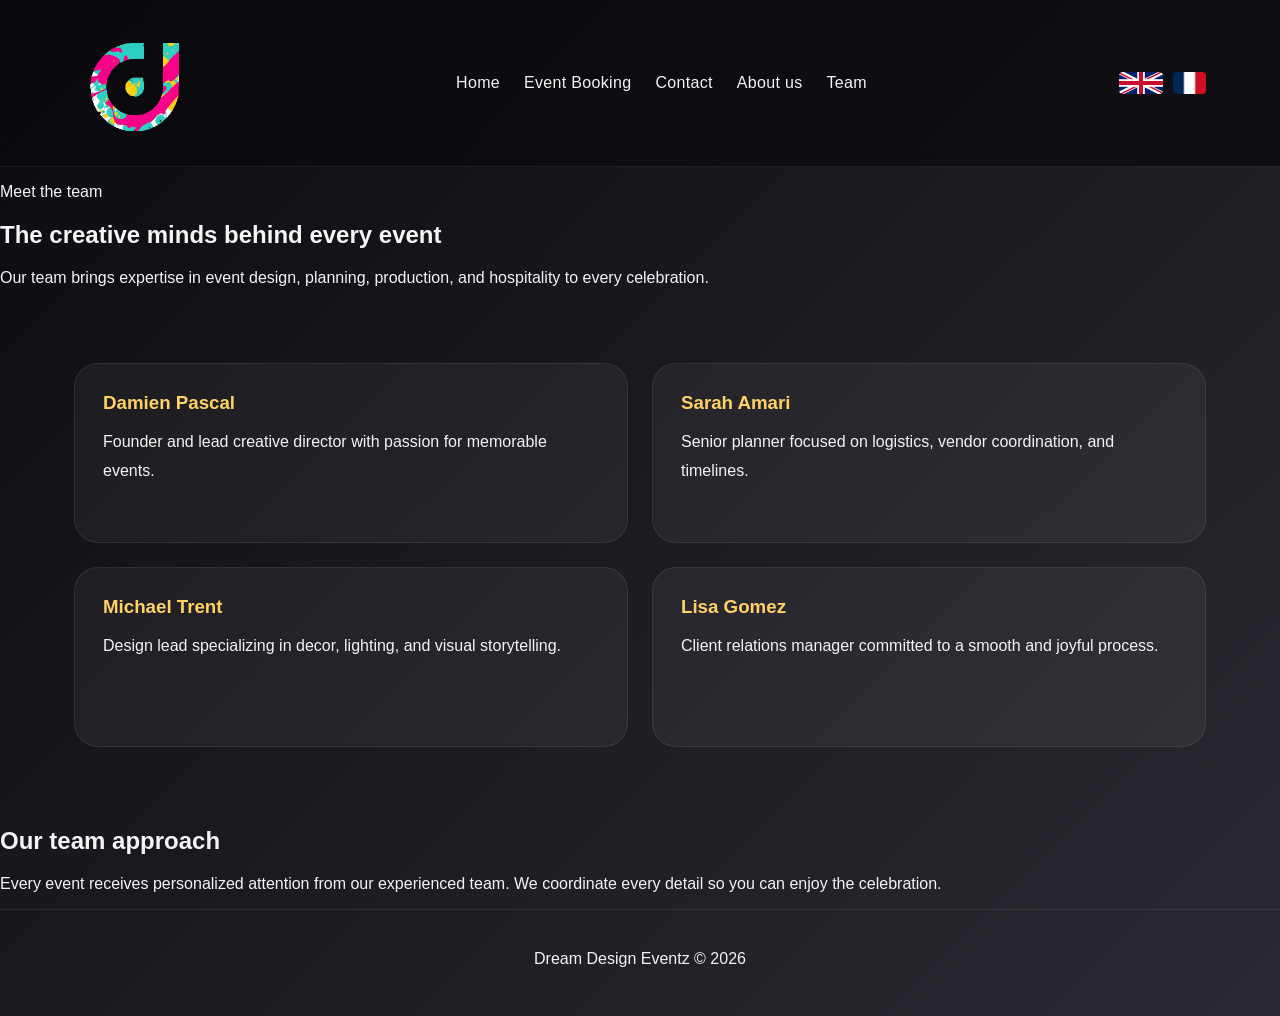
<file: Team.html>
<!DOCTYPE html>
<html lang="en">
  <head>
    <meta charset="UTF-8" />
    <meta name="viewport" content="width=device-width, initial-scale=1.0" />
    <title>Team | Dream Design Eventz</title>
    <link rel="stylesheet" href="style.css" />
  </head>
  <body>
    <header>
      <nav class="navbar">
        <a href="index.html" class="logo">
          <img src="logo masking.png" alt="Dreams Design Eventz Logo" />
        </a>
        <ul class="nav-links">
          <li><a href="index.html">Home</a></li>
          <li><a href="Eventbooking.html">Event Booking</a></li>
          <li><a href="Contact.html">Contact</a></li>
          <li><a href="Aboutus.html">About us</a></li>
          <li><a href="Team.html" class="active">Team</a></li>
        </ul>
        <div class="lang-switch">
          <a href="Team.html" title="English"><img src="uk.png" alt="English" /></a>
          <a href="Team_fr.html" title="Français"><img src="france.png" alt="Français" /></a>
        </div>
      </nav>
    </header>

    <main class="booking-page">
      <section class="booking-hero">
        <p class="eyebrow">Meet the team</p>
        <h1>The creative minds behind every event</h1>
        <p>
          Our team brings expertise in event design, planning, production, and
          hospitality to every celebration.
        </p>
      </section>

      <section class="services">
        <div class="service-grid">
          <article class="service-card">
            <h3>Damien Pascal</h3>
            <p>Founder and lead creative director with passion for memorable events.</p>
          </article>
          <article class="service-card">
            <h3>Sarah Amari</h3>
            <p>Senior planner focused on logistics, vendor coordination, and timelines.</p>
          </article>
          <article class="service-card">
            <h3>Michael Trent</h3>
            <p>Design lead specializing in decor, lighting, and visual storytelling.</p>
          </article>
          <article class="service-card">
            <h3>Lisa Gomez</h3>
            <p>Client relations manager committed to a smooth and joyful process.</p>
          </article>
        </div>
      </section>

      <section class="booking-content" style="margin-top: 20px;">
        <div class="booking-details">
          <h2>Our team approach</h2>
          <p>
            Every event receives personalized attention from our experienced team.
            We coordinate every detail so you can enjoy the celebration.
          </p>
        </div>
        <div class="booking-form">
        </div>
      </section>
    </main>

    <footer>
      <p>Dream Design Eventz © 2026</p>
    </footer>
  </body>
</html>
</file>
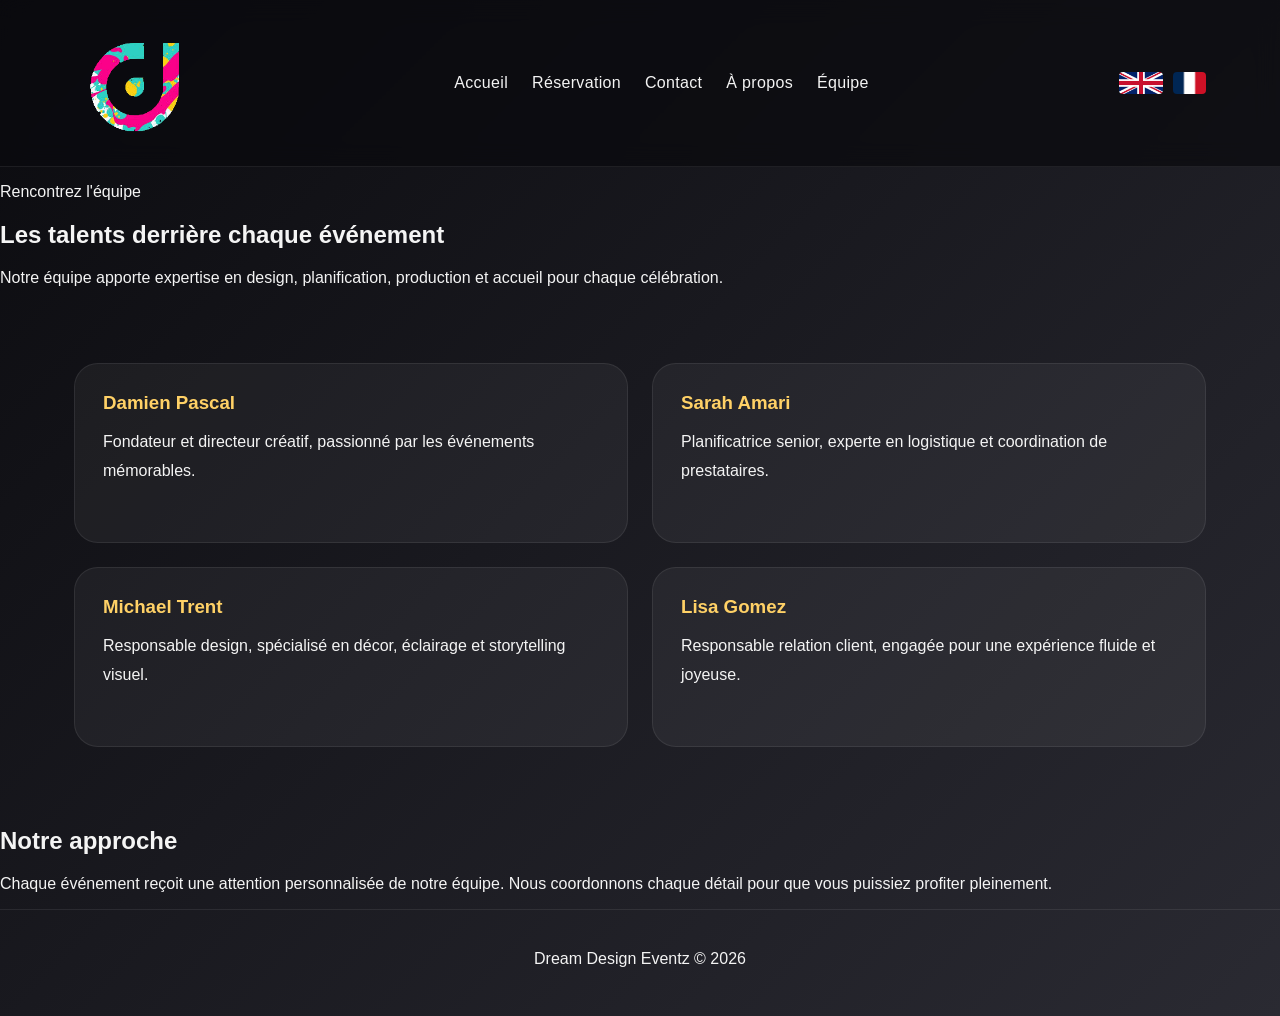
<file: Team_fr.html>
<!DOCTYPE html>
<html lang="fr">
  <head>
    <meta charset="UTF-8" />
    <meta name="viewport" content="width=device-width, initial-scale=1.0" />
    <title>Équipe | Dream Design Eventz</title>
    <link rel="stylesheet" href="style.css" />
  </head>
  <body>
    <header>
      <nav class="navbar">
        <a href="index_fr.html" class="logo">
          <img src="logo masking.png" alt="Dreams Design Eventz Logo" />
        </a>
        <ul class="nav-links">
          <li><a href="index_fr.html">Accueil</a></li>
          <li><a href="Eventbooking_fr.html">Réservation</a></li>
          <li><a href="Contact_fr.html">Contact</a></li>
          <li><a href="Aboutus_fr.html">À propos</a></li>
          <li><a href="Team_fr.html" class="active">Équipe</a></li>
        </ul>
        <div class="lang-switch">
          <a href="Team.html" title="English"><img src="uk.png" alt="English" /></a>
          <a href="Team_fr.html" title="Français"><img src="france.png" alt="Français" /></a>
        </div>
      </nav>
    </header>

    <main class="booking-page">
      <section class="booking-hero">
        <p class="eyebrow">Rencontrez l'équipe</p>
        <h1>Les talents derrière chaque événement</h1>
        <p>
          Notre équipe apporte expertise en design, planification, production et
          accueil pour chaque célébration.
        </p>
      </section>

      <section class="services">
        <div class="service-grid">
          <article class="service-card">
            <h3>Damien Pascal</h3>
            <p>Fondateur et directeur créatif, passionné par les événements mémorables.</p>
          </article>
          <article class="service-card">
            <h3>Sarah Amari</h3>
            <p>Planificatrice senior, experte en logistique et coordination de prestataires.</p>
          </article>
          <article class="service-card">
            <h3>Michael Trent</h3>
            <p>Responsable design, spécialisé en décor, éclairage et storytelling visuel.</p>
          </article>
          <article class="service-card">
            <h3>Lisa Gomez</h3>
            <p>Responsable relation client, engagée pour une expérience fluide et joyeuse.</p>
          </article>
        </div>
      </section>

      <section class="booking-content" style="margin-top: 20px;">
        <div class="booking-details">
          <h2>Notre approche</h2>
          <p>
            Chaque événement reçoit une attention personnalisée de notre équipe.
            Nous coordonnons chaque détail pour que vous puissiez profiter pleinement.
          </p>
        </div>
        <div class="booking-form"></div>
      </section>
    </main>

    <footer>
      <p>Dream Design Eventz © 2026</p>
    </footer>
  </body>
</html>
</file>
<file: style.css>
* {
  box-sizing: border-box;
}

body {
  margin: 0;
  min-height: 100vh;
  font-family: 'Segoe UI', Tahoma, Geneva, Verdana, sans-serif;
  color: #f4f4f4;
  background: linear-gradient(135deg, #0b0b0f 0%, #19191f 45%, #2a2a32 100%);
  overflow-x: hidden;
}

.page-overlay {
  position: fixed;
  inset: 0;
  background: radial-gradient(circle at top left, rgba(255, 255, 255, 0.08), transparent 28%),
    radial-gradient(circle at bottom right, rgba(255, 255, 255, 0.04), transparent 22%);
  pointer-events: none;
  z-index: 0;
}

#atomCanvas {
  position: fixed;
  inset: 0;
  z-index: 0;
  opacity: 0.55;
}

header {
  position: sticky;
  top: 0;
  z-index: 10;
  backdrop-filter: blur(12px);
  background: rgba(10, 10, 15, 0.72);
  border-bottom: 1px solid rgba(255, 255, 255, 0.08);
}

.navbar {
  max-width: 1180px;
  margin: 0 auto;
  padding: 18px 24px;
  display: flex;
  align-items: center;
  justify-content: space-between;
  gap: 20px;
}

.logo img {
  width: 130px;
  display: block;
  transition: transform 0.25s ease;
}

.logo img:hover {
  transform: scale(1.05);
}

.nav-links {
  display: flex;
  gap: 24px;
  list-style: none;
  margin: 0;
  padding: 0;
  flex-wrap: wrap;
}

.nav-links li a {
  color: #f4f4f4;
  text-decoration: none;
  font-size: 16px;
  letter-spacing: 0.02em;
  transition: color 0.2s ease;
}

.nav-links li a:hover {
  color: #ffd166;
}

.lang-switch {
  display: flex;
  align-items: center;
  gap: 10px;
}

.lang-switch img {
  display: block;
  height: 22px;
  width: auto;
  border-radius: 4px;
}

main {
  position: relative;
  z-index: 1;
}

.hero {
  display: grid;
  grid-template-columns: 1.2fr 1fr;
  gap: 48px;
  align-items: center;
  max-width: 1180px;
  margin: 0 auto;
  padding: 100px 24px 48px;
}

.hero-copy {
  max-width: 620px;
}

.hero-copy .eyebrow {
  display: inline-block;
  text-transform: uppercase;
  letter-spacing: 0.24em;
  color: #ffd166;
  font-size: 0.84rem;
  margin-bottom: 18px;
}

.hero h1 {
  margin: 0 0 22px;
  font-size: clamp(3rem, 5vw, 4.5rem);
  line-height: 0.95;
}

.hero p {
  margin: 0 0 30px;
  max-width: 560px;
  line-height: 1.85;
  color: #dcdcdc;
}

.hero-actions {
  display: flex;
  gap: 16px;
  flex-wrap: wrap;
}

.button {
  display: inline-flex;
  align-items: center;
  justify-content: center;
  min-width: 170px;
  padding: 16px 24px;
  border-radius: 32px;
  border: 1px solid transparent;
  font-weight: 600;
  text-decoration: none;
}

.button.primary {
  background: #ffd166;
  color: #111;
}

.button.secondary {
  background: rgba(255, 255, 255, 0.08);
  color: #fff;
  border-color: rgba(255, 255, 255, 0.12);
}

.hero-image {
  display: flex;
  justify-content: center;
}

.hero-image img {
  width: 100%;
  max-width: 540px;
  border-radius: 24px;
  box-shadow: 0 30px 80px rgba(0, 0, 0, 0.35);
  border: 1px solid rgba(255, 255, 255, 0.08);
}

.services,
.about,
.stats {
  max-width: 1180px;
  margin: 0 auto;
  padding: 60px 24px;
}

.services h2,
.about h2 {
  margin-bottom: 26px;
  font-size: 2.25rem;
}

.service-grid {
  display: grid;
  grid-template-columns: repeat(2, minmax(0, 1fr));
  gap: 24px;
}

.service-card {
  background: rgba(255, 255, 255, 0.05);
  border: 1px solid rgba(255, 255, 255, 0.08);
  border-radius: 24px;
  padding: 28px;
  min-height: 180px;
}

.service-card h3 {
  margin-top: 0;
  margin-bottom: 14px;
  color: #ffd166;
}

.service-card p {
  margin: 0;
  line-height: 1.8;
}

.about {
  display: grid;
  grid-template-columns: 1fr 0.9fr;
  gap: 32px;
  align-items: center;
}

.about-text ul {
  margin: 24px 0 0;
  padding-left: 20px;
  color: #d4d4d4;
}

.about-text li {
  margin-bottom: 12px;
}

.about-visual img {
  width: 100%;
  border-radius: 24px;
  border: 1px solid rgba(255, 255, 255, 0.08);
  box-shadow: 0 30px 70px rgba(0, 0, 0, 0.28);
}

.stats {
  display: grid;
  grid-template-columns: repeat(3, minmax(0, 1fr));
  gap: 18px;
}

.stat-item {
  background: rgba(255, 255, 255, 0.06);
  border: 1px solid rgba(255, 255, 255, 0.08);
  border-radius: 20px;
  padding: 28px;
  text-align: center;
}

.stat-item span {
  display: block;
  font-size: 2.75rem;
  color: #ffd166;
  margin-bottom: 10px;
}

footer {
  border-top: 1px solid rgba(255, 255, 255, 0.08);
  padding: 24px 24px 32px;
  text-align: center;
}

.footer-content {
  max-width: 1180px;
  margin: 0 auto;
  color: #bcbcbc;
  display: flex;
  flex-wrap: wrap;
  justify-content: space-between;
  gap: 12px;
}

@media (max-width: 960px) {
  .hero {
    grid-template-columns: 1fr;
    padding-top: 80px;
  }

  .services,
  .about,
  .stats {
    padding: 48px 20px;
  }

  .service-grid,
  .stats {
    grid-template-columns: 1fr;
  }

  .about {
    grid-template-columns: 1fr;
  }
}

@media (max-width: 640px) {
  .navbar {
    flex-direction: column;
    align-items: flex-start;
  }

  .nav-links {
    gap: 14px;
  }

  .hero h1 {
    font-size: 2.75rem;
  }

  .hero-actions {
    flex-direction: column;
    width: 100%;
  }

  .button {
    width: 100%;
  }
}
</file>
<file: Contact.css>
/* Contact page specific styles */
.booking-page {
  max-width: 1120px;
  margin: 0 auto;
  padding: 70px 24px 40px;
}

.booking-hero {
  background: rgba(255, 255, 255, 0.03);
  border: 1px solid rgba(255, 255, 255, 0.08);
  border-radius: 28px;
  padding: 42px 40px;
  margin-bottom: 36px;
}

.booking-hero .eyebrow {
  text-transform: uppercase;
  letter-spacing: 0.24em;
  color: #ffd166;
  font-size: 0.82rem;
  margin-bottom: 16px;
  display: inline-block;
}

.booking-content {
  display: grid;
  grid-template-columns: 1fr 1fr;
  gap: 36px;
  align-items: start;
}

.booking-details {
  background: rgba(255, 255, 255, 0.04);
  border: 1px solid rgba(255, 255, 255, 0.08);
  border-radius: 24px;
  padding: 32px;
}

.booking-details h2 {
  margin-top: 0;
  margin-bottom: 18px;
  color: #ffd166;
}

.booking-details p {
  margin: 0 0 12px;
  line-height: 1.8;
  color: #d8d8d8;
}

.booking-form {
  display: grid;
  gap: 18px;
  background: rgba(255, 255, 255, 0.04);
  border: 1px solid rgba(255, 255, 255, 0.08);
  border-radius: 24px;
  padding: 32px;
}

.booking-form label {
  display: grid;
  gap: 10px;
  font-size: 0.95rem;
  color: #e7e7e7;
}

.booking-form input,
.booking-form textarea {
  width: 100%;
  padding: 14px 16px;
  border-radius: 14px;
  border: 1px solid rgba(255, 255, 255, 0.12);
  background: rgba(255, 255, 255, 0.06);
  color: #fff;
  outline: none;
  font: inherit;
}

.booking-form input:focus,
.booking-form textarea:focus {
  border-color: #ffd166;
  box-shadow: 0 0 0 4px rgba(255, 209, 102, 0.12);
}

.booking-form textarea {
  resize: vertical;
  min-height: 120px;
}

.button {
  display: inline-flex;
  align-items: center;
  justify-content: center;
  padding: 16px 24px;
  border-radius: 999px;
  border: none;
  background: #ffd166;
  color: #111;
  font-weight: 700;
  cursor: pointer;
  transition: transform 0.2s ease, box-shadow 0.2s ease;
}

.button:hover {
  transform: translateY(-1px);
  box-shadow: 0 14px 30px rgba(255, 209, 102, 0.22);
}

.form-note {
  margin: 0;
  color: #c4c4c4;
  font-size: 0.95rem;
}

.contact-status {
  margin-top: 18px;
  padding: 14px 16px;
  border-radius: 10px;
  display: none;
}

.contact-status.success {
  display: block;
  background: rgba(34, 139, 34, 0.12);
  border: 1px solid rgba(34, 139, 34, 0.2);
  color: #cfeece;
}

.contact-status.error {
  display: block;
  background: rgba(220, 20, 60, 0.08);
  border: 1px solid rgba(220, 20, 60, 0.18);
  color: #ffd6d6;
}

@media (max-width: 960px) {
  .booking-content {
    grid-template-columns: 1fr;
  }
}

@media (max-width: 720px) {
  .booking-page {
    padding: 40px 18px 32px;
  }

  .booking-hero {
    padding: 24px;
  }

  .booking-details,
  .booking-form {
    padding: 24px;
  }
}
</file>
<file: Eventbooking.css>
﻿* {
  box-sizing: border-box;
}

body {
  margin: 0;
  min-height: 100vh;
  font-family: 'Segoe UI', Tahoma, Geneva, Verdana, sans-serif;
  background: linear-gradient(135deg, #111115 0%, #1d1f26 45%, #262831 100%);
  color: #f2f2f2;
}

header {
  background: rgba(10, 10, 15, 0.9);
  border-bottom: 1px solid rgba(255, 255, 255, 0.07);
  position: sticky;
  top: 0;
  z-index: 10;
}

.navbar {
  max-width: 1120px;
  margin: 0 auto;
  padding: 18px 24px;
  display: flex;
  justify-content: space-between;
  align-items: center;
  gap: 24px;
}

.logo img {
  width: 130px;
  transition: transform 0.25s ease;
}

.logo img:hover {
  transform: scale(1.05);
}

.nav-links {
  display: flex;
  gap: 22px;
  list-style: none;
  margin: 0;
  padding: 0;
  flex-wrap: wrap;
}

.nav-links li a {
  color: #f2f2f2;
  text-decoration: none;
  font-size: 16px;
  transition: color 0.2s ease;
}

.nav-links li a:hover,
.nav-links li a.active {
  color: #ffd166;
}

.lang-switch {
  display: flex;
  align-items: center;
  gap: 10px;
}

.lang-switch img {
  display: block;
  height: 22px;
  width: auto;
  border-radius: 4px;
}

.booking-page {
  max-width: 1120px;
  margin: 0 auto;
  padding: 70px 24px 40px;
}

.booking-hero {
  background: rgba(255, 255, 255, 0.03);
  border: 1px solid rgba(255, 255, 255, 0.08);
  border-radius: 28px;
  padding: 42px 40px;
  margin-bottom: 36px;
}

.booking-hero .eyebrow {
  text-transform: uppercase;
  letter-spacing: 0.24em;
  color: #ffd166;
  font-size: 0.82rem;
  margin-bottom: 16px;
  display: inline-block;
}

.booking-hero h1 {
  margin: 0 0 18px;
  font-size: clamp(2.1rem, 4vw, 3rem);
  line-height: 1.05;
}

.booking-hero p {
  margin: 0;
  color: #d3d3d3;
  max-width: 700px;
  line-height: 1.8;
}

.booking-content {
  display: grid;
  grid-template-columns: 1fr 1fr;
  gap: 36px;
}

.booking-details {
  background: rgba(255, 255, 255, 0.04);
  border: 1px solid rgba(255, 255, 255, 0.08);
  border-radius: 24px;
  padding: 32px;
}

.booking-details h2 {
  margin-top: 0;
  margin-bottom: 18px;
  color: #ffd166;
}

.booking-details ul {
  margin: 0 0 20px;
  padding-left: 20px;
  color: #d8d8d8;
}

.booking-details li {
  margin-bottom: 12px;
}

.booking-details p {
  margin: 0;
  line-height: 1.8;
}

.booking-form {
  display: grid;
  gap: 18px;
  background: rgba(255, 255, 255, 0.04);
  border: 1px solid rgba(255, 255, 255, 0.08);
  border-radius: 24px;
  padding: 32px;
}

.booking-form label {
  display: grid;
  gap: 10px;
  font-size: 0.95rem;
  color: #e7e7e7;
}

.booking-form input,
.booking-form select,
.booking-form textarea {
  width: 100%;
  padding: 14px 16px;
  border-radius: 14px;
  border: 1px solid rgba(255, 255, 255, 0.12);
  background: rgba(255, 255, 255, 0.06);
  color: #c7bcbc;
  outline: none;
  font: inherit;
}

.booking-form input:focus,
.booking-form select:focus,
.booking-form textarea:focus {
  border-color: #ffd166;
  box-shadow: 0 0 0 4px rgba(255, 209, 102, 0.12);
}

.booking-form textarea {
  resize: vertical;
}

.button {
  display: inline-flex;
  align-items: center;
  justify-content: center;
  padding: 16px 24px;
  border-radius: 999px;
  border: none;
  background: #ffd166;
  color: #111;
  font-weight: 700;
  cursor: pointer;
  transition: transform 0.2s ease, box-shadow 0.2s ease;
}

.button:hover {
  transform: translateY(-1px);
  box-shadow: 0 14px 30px rgba(255, 209, 102, 0.22);
}

.form-note {
  margin: 0;
  color: #c4c4c4;
  font-size: 0.95rem;
}

.confirmation-message {
  display: none;
  padding: 14px 16px;
  border-radius: 14px;
  background: rgba(255, 209, 102, 0.14);
  border: 1px solid rgba(255, 209, 102, 0.36);
  color: #ffe8a3;
  font-weight: 600;
}

.confirmation-message.show {
  display: block;
}

footer {
  max-width: 1120px;
  margin: 0 auto;
  padding: 24px;
  text-align: center;
  color: #b0b0b0;
}

@media (max-width: 960px) {
  .booking-content {
    grid-template-columns: 1fr;
  }
}

@media (max-width: 640px) {
  .navbar {
    flex-direction: column;
    align-items: flex-start;
  }

  .booking-page {
    padding: 40px 18px 32px;
  }

  .booking-details,
  .booking-form {
    padding: 24px;
  }
}
</file>
<file: Eventbooking_fr.css>
* {
  box-sizing: border-box;
}

body {
  margin: 0;
  min-height: 100vh;
  font-family: 'Segoe UI', Tahoma, Geneva, Verdana, sans-serif;
  background: linear-gradient(135deg, #111115 0%, #1d1f26 45%, #262831 100%);
  color: #f2f2f2;
}

header {
  background: rgba(10, 10, 15, 0.9);
  border-bottom: 1px solid rgba(255, 255, 255, 0.07);
  position: sticky;
  top: 0;
  z-index: 10;
}

.navbar {
  max-width: 1120px;
  margin: 0 auto;
  padding: 18px 24px;
  display: flex;
  justify-content: space-between;
  align-items: center;
  gap: 24px;
}

.logo img {
  width: 130px;
  transition: transform 0.25s ease;
}

.logo img:hover {
  transform: scale(1.05);
}

.nav-links {
  display: flex;
  gap: 22px;
  list-style: none;
  margin: 0;
  padding: 0;
  flex-wrap: wrap;
}

.nav-links li a {
  color: #f2f2f2;
  text-decoration: none;
  font-size: 16px;
  transition: color 0.2s ease;
}

.nav-links li a:hover,
.nav-links li a.active {
  color: #ffd166;
}

.lang-switch {
  display: flex;
  align-items: center;
  gap: 10px;
}

.lang-switch img {
  display: block;
  height: 22px;
  width: auto;
  border-radius: 4px;
}

.booking-page {
  max-width: 1120px;
  margin: 0 auto;
  padding: 70px 24px 40px;
}

.booking-hero {
  background: rgba(255, 255, 255, 0.03);
  border: 1px solid rgba(255, 255, 255, 0.08);
  border-radius: 28px;
  padding: 42px 40px;
  margin-bottom: 36px;
}

.booking-hero .eyebrow {
  text-transform: uppercase;
  letter-spacing: 0.24em;
  color: #ffd166;
  font-size: 0.82rem;
  margin-bottom: 16px;
  display: inline-block;
}

.booking-hero h1 {
  margin: 0 0 18px;
  font-size: clamp(2.1rem, 4vw, 3rem);
  line-height: 1.05;
}

.booking-hero p {
  margin: 0;
  color: #d3d3d3;
  max-width: 700px;
  line-height: 1.8;
}

.booking-content {
  display: grid;
  grid-template-columns: 1fr 1fr;
  gap: 36px;
}

.booking-details {
  background: rgba(255, 255, 255, 0.04);
  border: 1px solid rgba(255, 255, 255, 0.08);
  border-radius: 24px;
  padding: 32px;
}

.booking-details h2 {
  margin-top: 0;
  margin-bottom: 18px;
  color: #ffd166;
}

.booking-details ul {
  margin: 0 0 20px;
  padding-left: 20px;
  color: #d8d8d8;
}

.booking-details li {
  margin-bottom: 12px;
}

.booking-details p {
  margin: 0;
  line-height: 1.8;
}

.booking-form {
  display: grid;
  gap: 18px;
  background: rgba(255, 255, 255, 0.04);
  border: 1px solid rgba(255, 255, 255, 0.08);
  border-radius: 24px;
  padding: 32px;
}

.booking-form label {
  display: grid;
  gap: 10px;
  font-size: 0.95rem;
  color: #e7e7e7;
}

.booking-form input,
.booking-form select,
.booking-form textarea {
  width: 100%;
  padding: 14px 16px;
  border-radius: 14px;
  border: 1px solid rgba(255, 255, 255, 0.12);
  background: rgba(255, 255, 255, 0.06);
  color: #c7bcbc;
  outline: none;
  font: inherit;
}

.booking-form input:focus,
.booking-form select:focus,
.booking-form textarea:focus {
  border-color: #ffd166;
  box-shadow: 0 0 0 4px rgba(255, 209, 102, 0.12);
}

.booking-form textarea {
  resize: vertical;
}

.button {
  display: inline-flex;
  align-items: center;
  justify-content: center;
  padding: 16px 24px;
  border-radius: 999px;
  border: none;
  background: #ffd166;
  color: #111;
  font-weight: 700;
  cursor: pointer;
  transition: transform 0.2s ease, box-shadow 0.2s ease;
}

.button:hover {
  transform: translateY(-1px);
  box-shadow: 0 14px 30px rgba(255, 209, 102, 0.22);
}

.form-note {
  margin: 0;
  color: #c4c4c4;
  font-size: 0.95rem;
}

.confirmation-message {
  display: none;
  padding: 14px 16px;
  border-radius: 14px;
  background: rgba(255, 209, 102, 0.14);
  border: 1px solid rgba(255, 209, 102, 0.36);
  color: #ffe8a3;
  font-weight: 600;
}

.confirmation-message.show {
  display: block;
}

footer {
  max-width: 1120px;
  margin: 0 auto;
  padding: 24px;
  text-align: center;
  color: #b0b0b0;
}

@media (max-width: 960px) {
  .booking-content {
    grid-template-columns: 1fr;
  }
}

@media (max-width: 640px) {
  .navbar {
    flex-direction: column;
    align-items: flex-start;
  }

  .booking-page {
    padding: 40px 18px 32px;
  }

  .booking-details,
  .booking-form {
    padding: 24px;
  }
}
</file>
